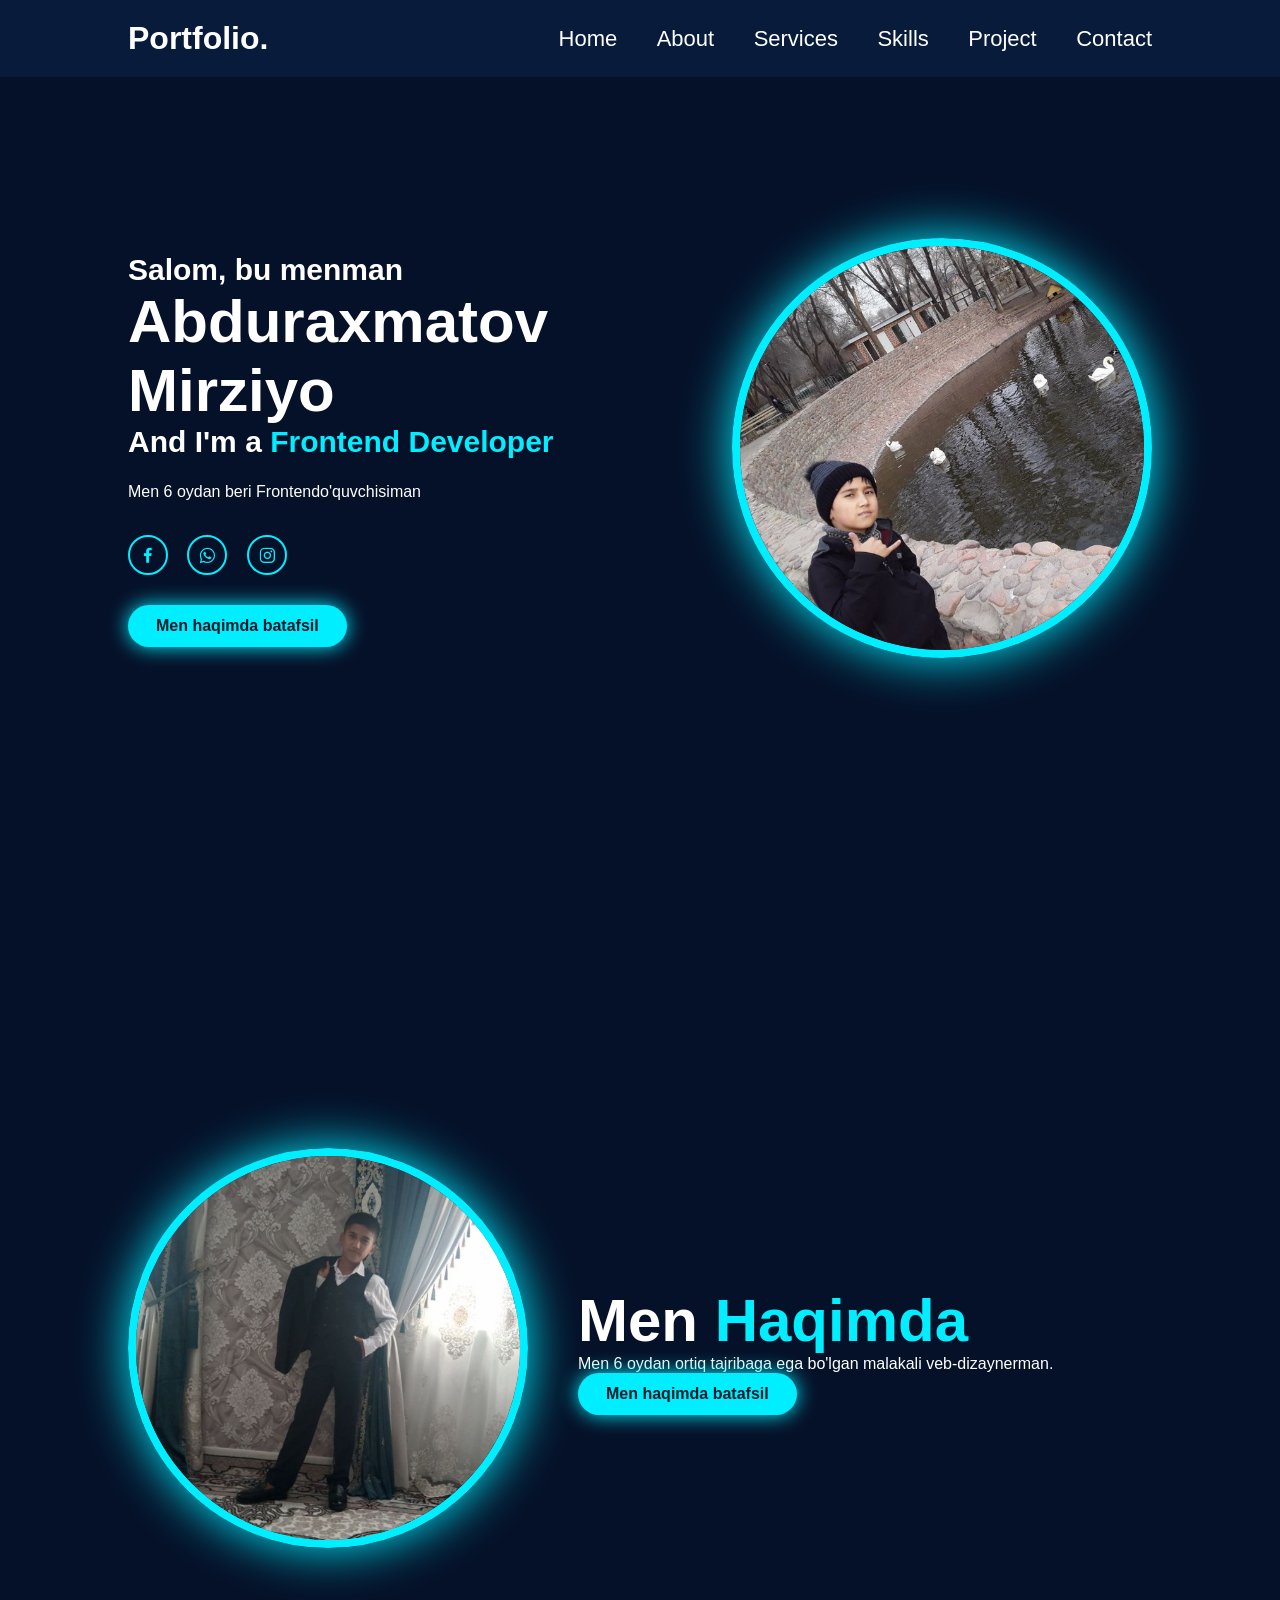
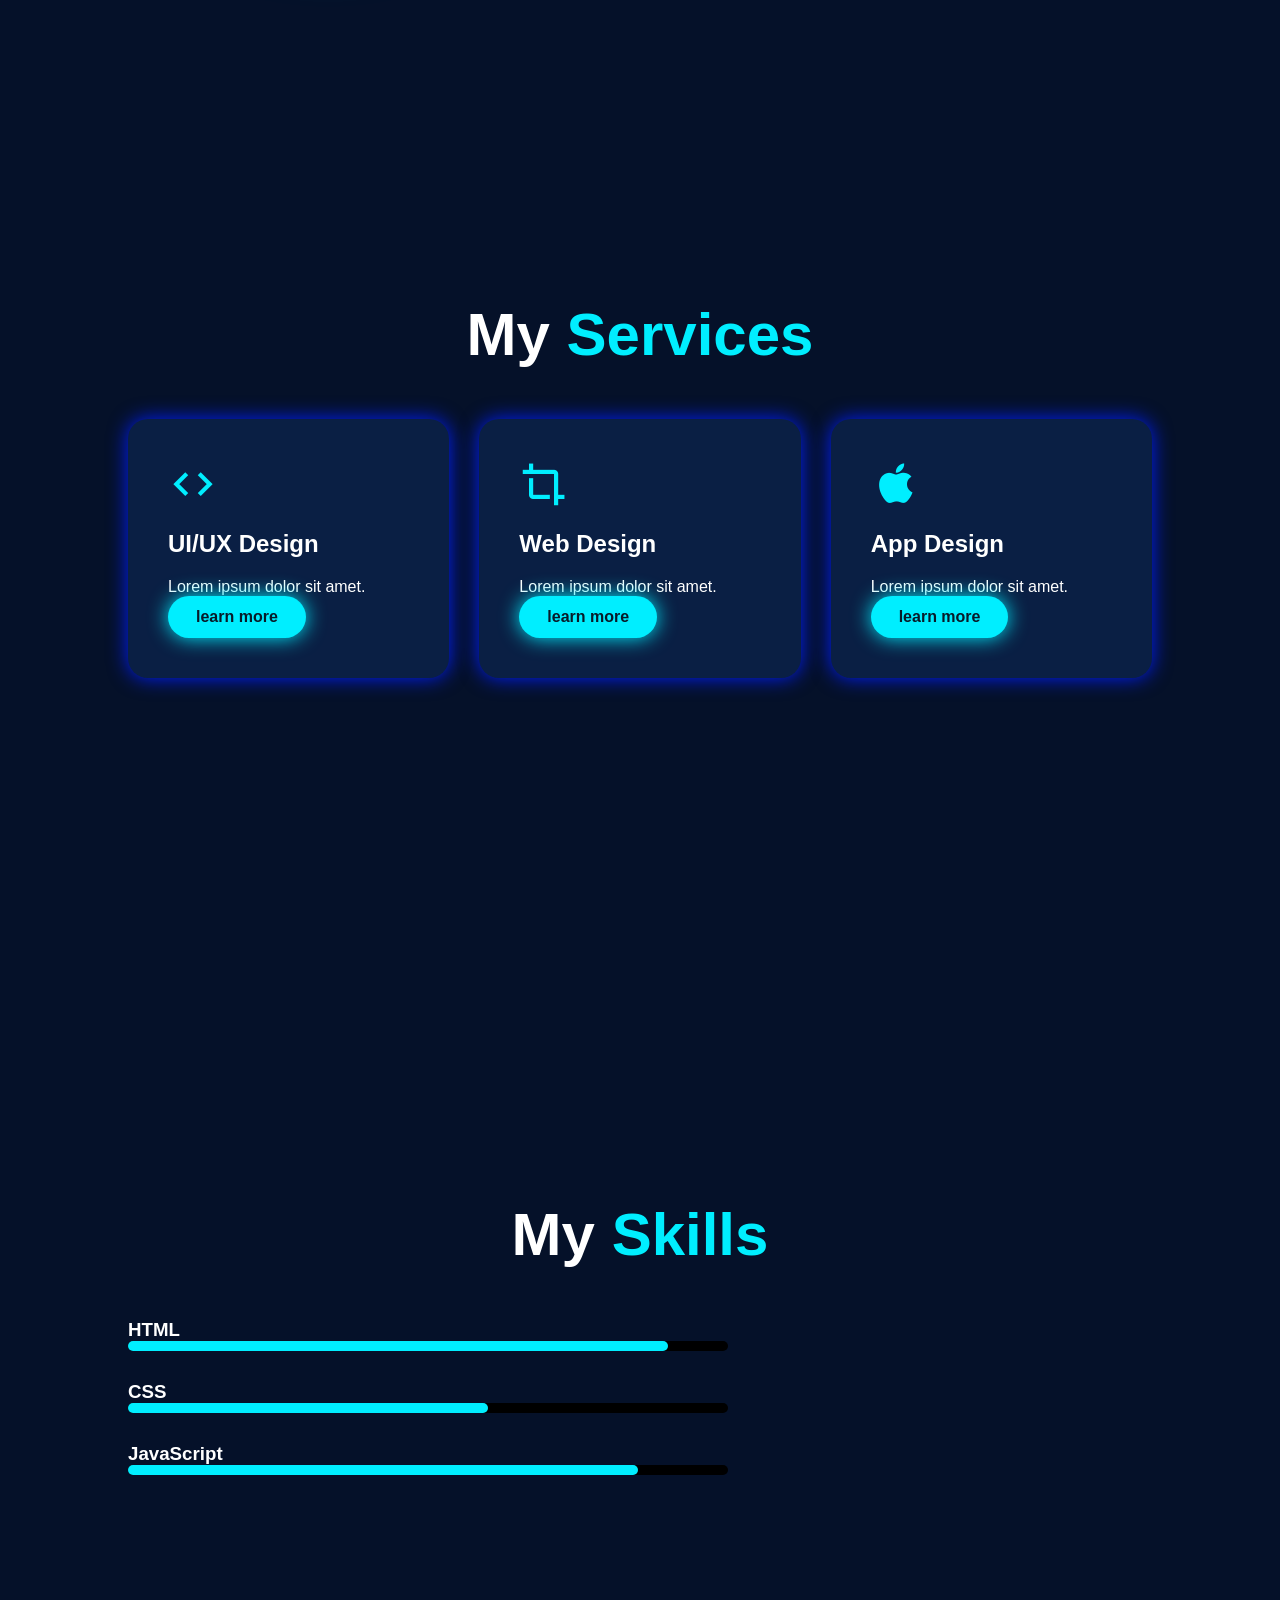
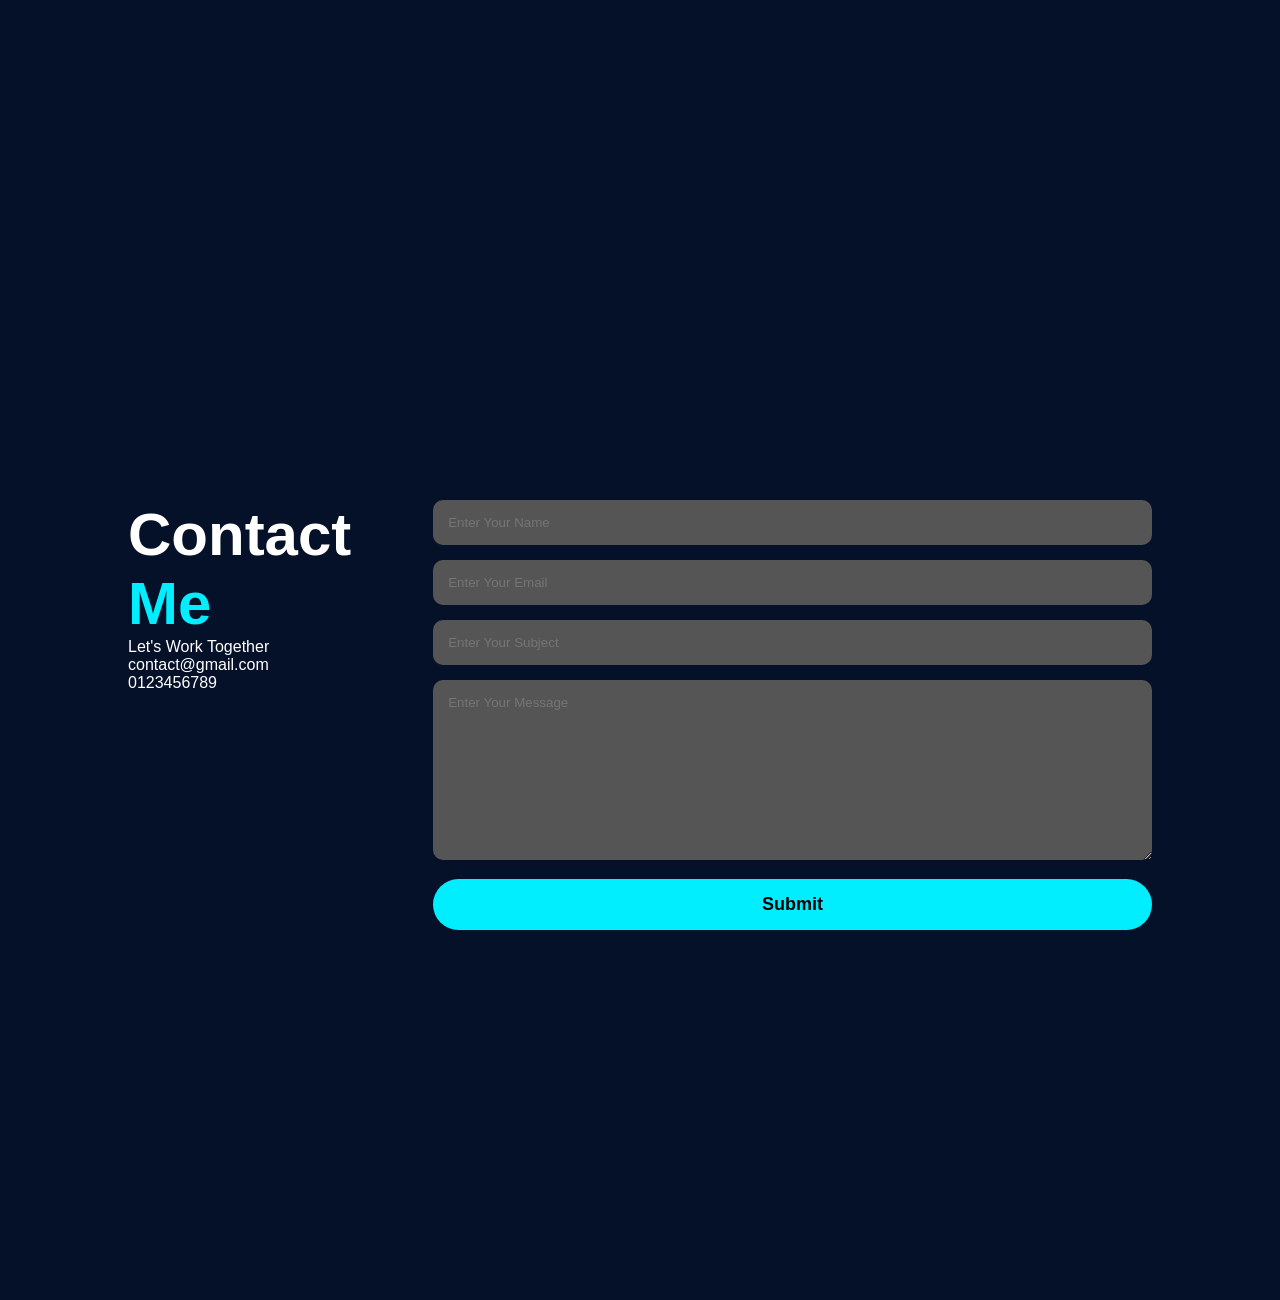
<file: vazifa.html>
<!DOCTYPE html>
<html lang="en">
<head>

<meta charset="UTF-8">
<meta name="viewport" content="width=device-width, initial-scale=1.0">

<title>Portfolio</title>

<link rel="stylesheet" href="vazifa.css">

<link href='https://unpkg.com/boxicons@2.1.4/css/boxicons.min.css' rel='stylesheet'>

</head>
<body>

<header class="header">

<a href="#" class="logo">Portfolio.</a>

<nav class="navbar">
<a href="#">Home</a>
<a href="#">About</a>
<a href="#">Services</a>
<a href="#">Skills</a>
<a href="#">Project</a>
<a href="#">Contact</a>
</nav>

</header>

<section class="home">

<div class="home-content">

<h3>Salom, bu menman</h3>

<h1>Abduraxmatov Mirziyo</h1>

<h3>And I'm a <span>Frontend Developer</span></h3>

<p>
Men 6 oydan beri Frontendo'quvchisiman 
</p>

<div class="social">
<a href="#"><i class='bx bxl-facebook'></i></a>
<a href="#"><i class='bx bxl-whatsapp'></i></a>
<a href="#"><i class='bx bxl-instagram'></i></a>
</div>

<a href="#" class="btn">Men haqimda batafsil</a>

</div>

<div class="home-img">
<img src="img.jpg">
</div>

</section>

<section class="about">

<div class="about-img">
<img src="men.jpg">
</div>

<div class="about-text">

<h2>Men  <span>Haqimda</span></h2>



<p>
Men 6 oydan ortiq tajribaga ega bo'lgan malakali veb-dizaynerman.
</p>

<a href="#" class="btn">
Men haqimda batafsil</a>

</div>

</section>

<section class="services">

<h1>My <span>Services</span></h1>

<div class="services-container">

<div class="service-box">

<i class='bx bx-code'></i>

<h2>UI/UX Design</h2>

<p>Lorem ipsum dolor sit amet.</p>

<a href="#" class="btn">learn more</a>

</div>

<div class="service-box">

<i class='bx bx-crop'></i>

<h2>Web Design</h2>

<p>Lorem ipsum dolor sit amet.</p>

<a href="#" class="btn">learn more</a>

</div>

<div class="service-box">

<i class='bx bxl-apple'></i>

<h2>App Design</h2>

<p>Lorem ipsum dolor sit amet.</p>

<a href="#" class="btn">learn more</a>

</div>

</div>

</section>

<section class="skills">

<h1>My <span>Skills</span></h1>

<div class="skill-bars">

<div class="bar">
<h3>HTML</h3>
<div class="progress"><div style="width:90%"></div></div>
</div>

<div class="bar">
<h3>CSS</h3>
<div class="progress"><div style="width:60%"></div></div>
</div>

<div class="bar">
<h3>JavaScript</h3>
<div class="progress"><div style="width:85%"></div></div>
</div>

</div>

</section>

<section class="contact">

<div class="contact-text">

<h2>Contact <span>Me</span></h2>

<p>Let's Work Together</p>

<p>contact@gmail.com</p>

<p>0123456789</p>

</div>

<div class="contact-form">

<form>

<input type="text" placeholder="Enter Your Name">

<input type="email" placeholder="Enter Your Email">

<input type="text" placeholder="Enter Your Subject">

<textarea rows="10" placeholder="Enter Your Message"></textarea>

<button type="submit">Submit</button>

</form>

</div>

</section>

</body>
</html>
</file>
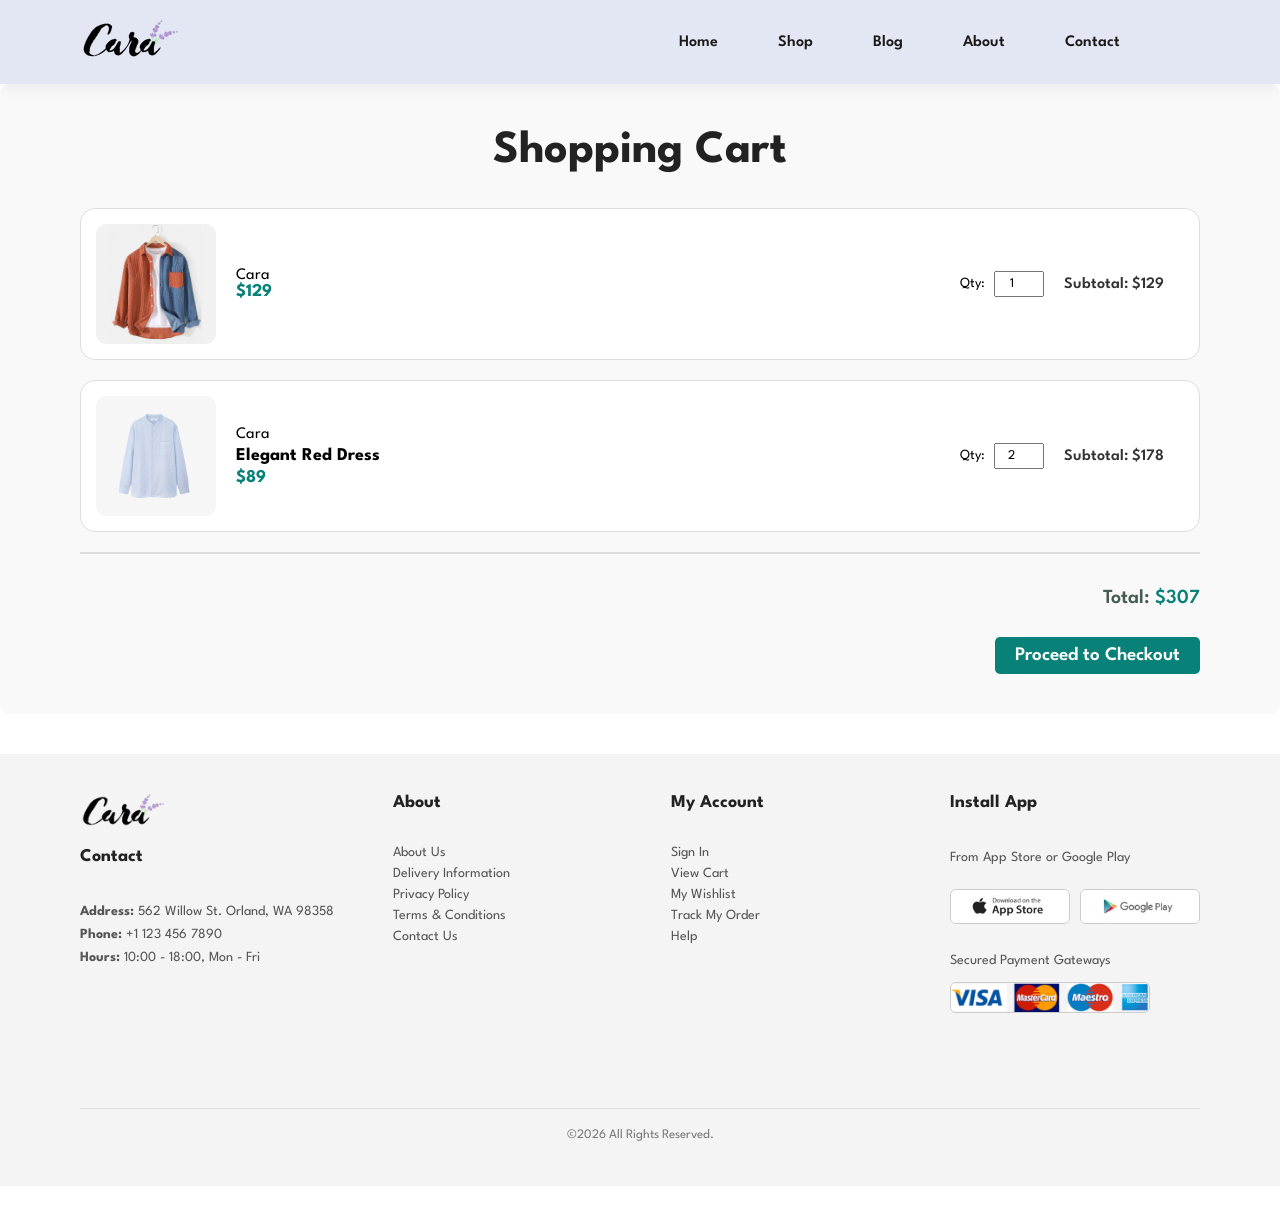
<file: subpages/cart.html>
<!DOCTYPE html>
<html lang="en">
<head>
    <meta charset="UTF-8">
    <meta http-equiv="X-UA-Compatible" content="IE=edge">
    <meta name="viewport" content="width=device-width, initial-scale=1.0">
    <title>Cart – Cara</title>
    <link rel="icon" href="../img/favicon.ico">
    <link rel="stylesheet" href="../cart.css">
    <link rel="stylesheet" href="../style.css">

</head>
<body>
    <!-- Header (re‑used from main page) -->
    <header id="Header">
        <a href="../index.html"><img src="../img/logo.png" alt="Cara" class="logo"></a>
        <div>
            <ul id="navbar">
                <li><a href="../index.html">Home</a></li>
                <li><a href="../index.html#feature">Shop</a></li>
                <li><a href="../index.html#product1">Blog</a></li>
                <li><a href="../index.html#banner">About</a></li>
                <li><a href="../index.html#sm-banner">Contact</a></li>
                <li class="lg-bag"><a href="cart.html"><i class="fa-solid fa-bag-shopping head-Cart"></i></a></li>
            </ul>
        </div>
        <div id="mobile">
                    <h5>Classic White Shirt</h5>
            <a href="cart.html"><i class="fa-solid fa-bag-shopping"></i></a>
            <i id="bar" class="fa-solid fa-bars"></i>
        </div>
    </header>

    <section id="cart" class="section-p1">
        <h2>Shopping Cart</h2>
        <div class="pro-container">
            <!-- Item 1 -->
            <article class="product-card men">
                <img src="../img/products/f6.jpg" alt="Product 1">
                <div class="des">
                    <span>Cara</span>
                    <h4>$129</h4>
                </div>
                <div class="quantity">
                    Qty: <input type="number" value="1" min="1" readonly>
                </div>
                <div class="subtotal">
                    Subtotal: $129
                </div>
                <a href="../subpages/sproduct.html" class="cart"><i class="fa-solid fa-xmark"></i></a>
            </article>
            <!-- Item 2 -->
            <article class="product-card women">
                <img src="../img/products/n1.jpg" alt="Product 2">
                <div class="des">
                    <span>Cara</span>
                    <h5>Elegant Red Dress</h5>
                    <h4>$89</h4>
                </div>
                <div class="quantity">
                    Qty: <input type="number" value="2" min="1" readonly>
                </div>
                <div class="subtotal">
                    Subtotal: $178
                </div>
                <a href="../subpages/sproduct.html" class="cart"><i class="fa-solid fa-xmark"></i></a>
            </article>
        </div>
        <div class="total-summary" style="margin-top:20px; text-align:right; font-size:1.2rem; font-weight:600;">
            <p>Total: <span>$307</span></p>
            <a href="checkout.html" class="normal" style="margin-top:10px; display:inline-block;">Proceed to Checkout</a>
        </div>
    </section>

    <!-- Footer (re‑used from main page) -->
    <footer id="footer" class="section-p1">
        <div class="col">
            <img src="../img/logo.png" alt="logo" class="logo">
            <h4>Contact</h4>
            <p><strong>Address:</strong> 562 Willow St. Orland, WA 98358</p>
            <p><strong>Phone:</strong> +1 123 456 7890</p>
            <p><strong>Hours:</strong> 10:00 - 18:00, Mon - Fri</p>
        </div>
        <div class="col">
            <h4>About</h4>
            <a href="#">About Us</a>
            <a href="#">Delivery Information</a>
            <a href="#">Privacy Policy</a>
            <a href="#">Terms &amp; Conditions</a>
            <a href="#">Contact Us</a>
        </div>
        <div class="col">
            <h4>My Account</h4>
            <a href="#">Sign In</a>
            <a href="cart.html">View Cart</a>
            <a href="#">My Wishlist</a>
            <a href="#">Track My Order</a>
            <a href="#">Help</a>
        </div>
        <div class="col install">
            <h4>Install App</h4>
            <p>From App Store or Google Play</p>
            <div class="row">
                <img src="../img/pay/app.jpg" alt="app">
                <img src="../img/pay/play.jpg" alt="play">
            </div>
            <p>Secured Payment Gateways</p>
            <img src="../img/pay/pay.png" alt="pay">
        </div>
        <div class="copyright">
            <p>©2026 All Rights Reserved.</p>
        </div>
    </footer>
</body>
</html>
</file>
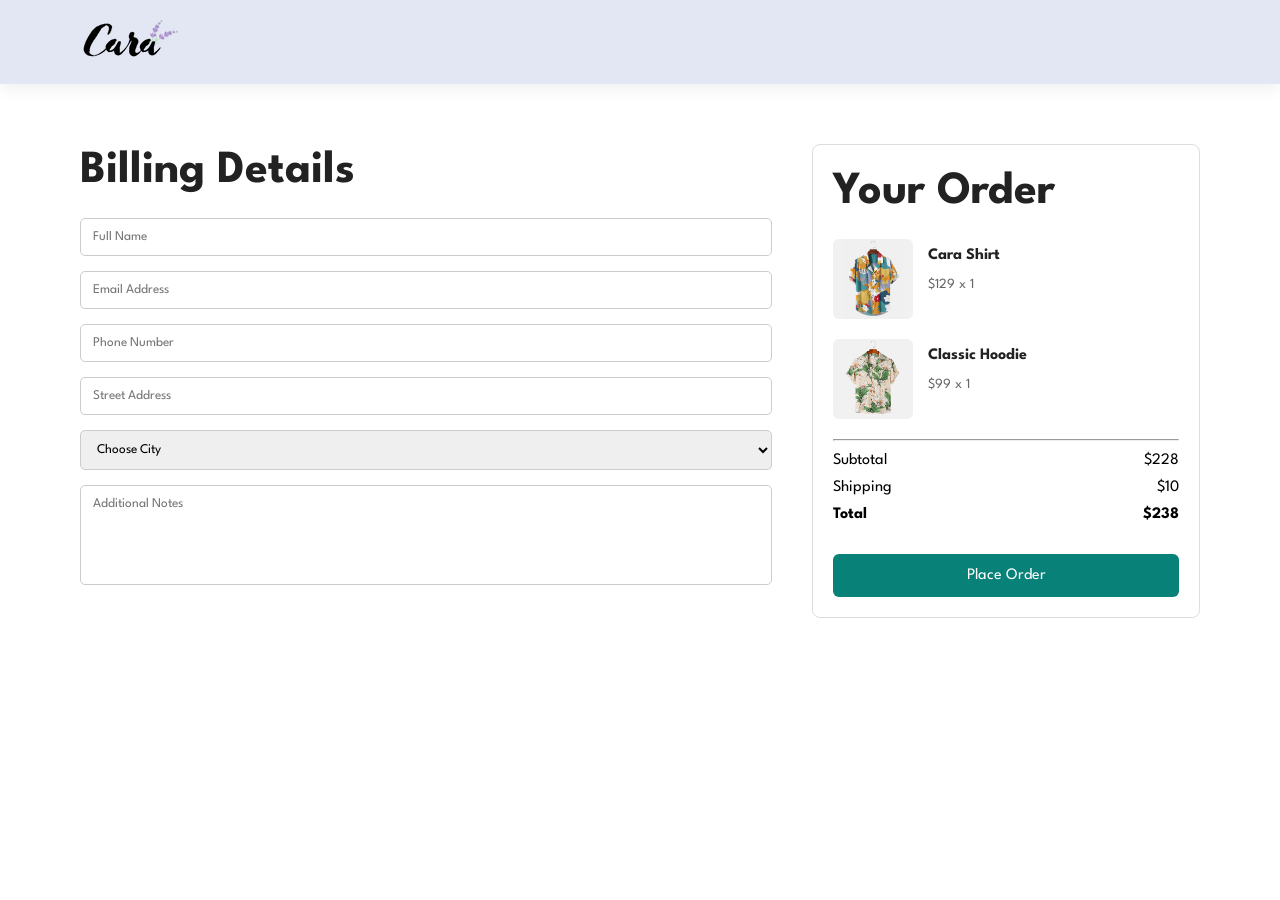
<file: subpages/checkout.html>
<!DOCTYPE html>
<html lang="en">

<head>
    <meta charset="UTF-8">
    <title>Checkout - Cara</title>
    <link rel="stylesheet" href="../style.css">

    <style>
        #checkout {
            display: flex;
            gap: 40px;
            padding: 60px 80px;
            flex-wrap: wrap;
        }

        .checkout-form {
            flex: 2;
            min-width: 300px;
        }

        .checkout-form h2,
        .order-summary h2 {
            margin-bottom: 20px;
            color: #222;
        }

        .checkout-form input,
        .checkout-form textarea,
        .checkout-form select {
            width: 100%;
            padding: 12px;
            margin-bottom: 15px;
            border: 1px solid #ccc;
            outline: none;
            border-radius: 5px;
        }

        .checkout-form textarea {
            resize: none;
            height: 100px;
        }

        .order-summary {
            flex: 1;
            min-width: 280px;
            border: 1px solid #ddd;
            padding: 20px;
            border-radius: 8px;
            height: fit-content;
        }

        .product-box {
            display: flex;
            gap: 15px;
            margin-bottom: 20px;
            align-items: center;
        }

        .product-box img {
            width: 80px;
            border-radius: 6px;
        }

        .product-info h4 {
            margin-bottom: 5px;
            font-size: 16px;
        }

        .product-info p {
            color: #666;
            font-size: 14px;
        }

        .summary-row {
            display: flex;
            justify-content: space-between;
            margin: 12px 0;
        }

        .checkout-btn {
            width: 100%;
            padding: 14px;
            background: #088178;
            color: #fff;
            border: none;
            border-radius: 6px;
            cursor: pointer;
            margin-top: 20px;
            font-size: 16px;
        }

        .checkout-btn:hover {
            background: #066b63;
        }

        @media (max-width: 768px) {
            #checkout {
                padding: 40px 20px;
                flex-direction: column;
            }
        }
        /* ================= RESPONSIVE ================= */

/* Tablet */
@media (max-width: 992px) {

    #checkout {
        padding: 50px 40px;
        gap: 30px;
    }

    .checkout-form,
    .order-summary {
        min-width: 100%;
    }

    .order-summary {
        margin-top: 20px;
    }

    .checkout-form h2,
    .order-summary h2 {
        font-size: 28px;
    }
}


/* Mobile */
@media (max-width: 768px) {

    #checkout {
        flex-direction: column;
        padding: 40px 20px;
        gap: 25px;
    }

    .checkout-form input,
    .checkout-form textarea,
    .checkout-form select {
        padding: 10px;
        font-size: 14px;
    }

    .product-box {
        gap: 12px;
    }

    .product-box img {
        width: 70px;
    }

    .product-info h4 {
        font-size: 15px;
    }

    .product-info p {
        font-size: 13px;
    }

    .summary-row {
        font-size: 14px;
    }

    .checkout-btn {
        padding: 12px;
        font-size: 15px;
    }
}


/* Small Mobile */
@media (max-width: 480px) {

    #checkout {
        padding: 30px 15px;
    }

    .checkout-form h2,
    .order-summary h2 {
        font-size: 22px;
    }

    .checkout-form input,
    .checkout-form textarea,
    .checkout-form select {
        font-size: 13px;
    }

    .product-box {
        flex-direction: column;
        align-items: flex-start;
    }

    .product-box img {
        width: 100%;
        max-width: 120px;
    }

    .checkout-btn {
        font-size: 14px;
    }
}
    </style>
</head>

<body>

    <!-- HEADER -->
    <header id="Header">
        <a href="../index.html">
            <img src="../img/logo.png" alt="Cara" class="logo">
        </a>
    </header>

    <!-- CHECKOUT -->
    <section id="checkout">

        <!-- LEFT -->
        <div class="checkout-form">
            <h2>Billing Details</h2>

            <input type="text" placeholder="Full Name">
            <input type="email" placeholder="Email Address">
            <input type="text" placeholder="Phone Number">
            <input type="text" placeholder="Street Address">

            <select>
                <option>Choose City</option>
                <option>Tashkent</option>
                <option>Samarkand</option>
                <option>Bukhara</option>
            </select>

            <textarea placeholder="Additional Notes"></textarea>
        </div>

        <!-- RIGHT -->
        <div class="order-summary">
            <h2>Your Order</h2>

            <div class="product-box">
                <img src="../img/products/f1.jpg" alt="">
                <div class="product-info">
                    <h4>Cara Shirt</h4>
                    <p>$129 x 1</p>
                </div>
            </div>

            <div class="product-box">
                <img src="../img/products/f2.jpg" alt="">
                <div class="product-info">
                    <h4>Classic Hoodie</h4>
                    <p>$99 x 1</p>
                </div>
            </div>

            <hr>

            <div class="summary-row">
                <span>Subtotal</span>
                <span>$228</span>
            </div>

            <div class="summary-row">
                <span>Shipping</span>
                <span>$10</span>
            </div>

            <div class="summary-row">
                <strong>Total</strong>
                <strong>$238</strong>
            </div>

            <button class="checkout-btn">
                Place Order
            </button>
        </div>

    </section>

</body>

</html>
</file>
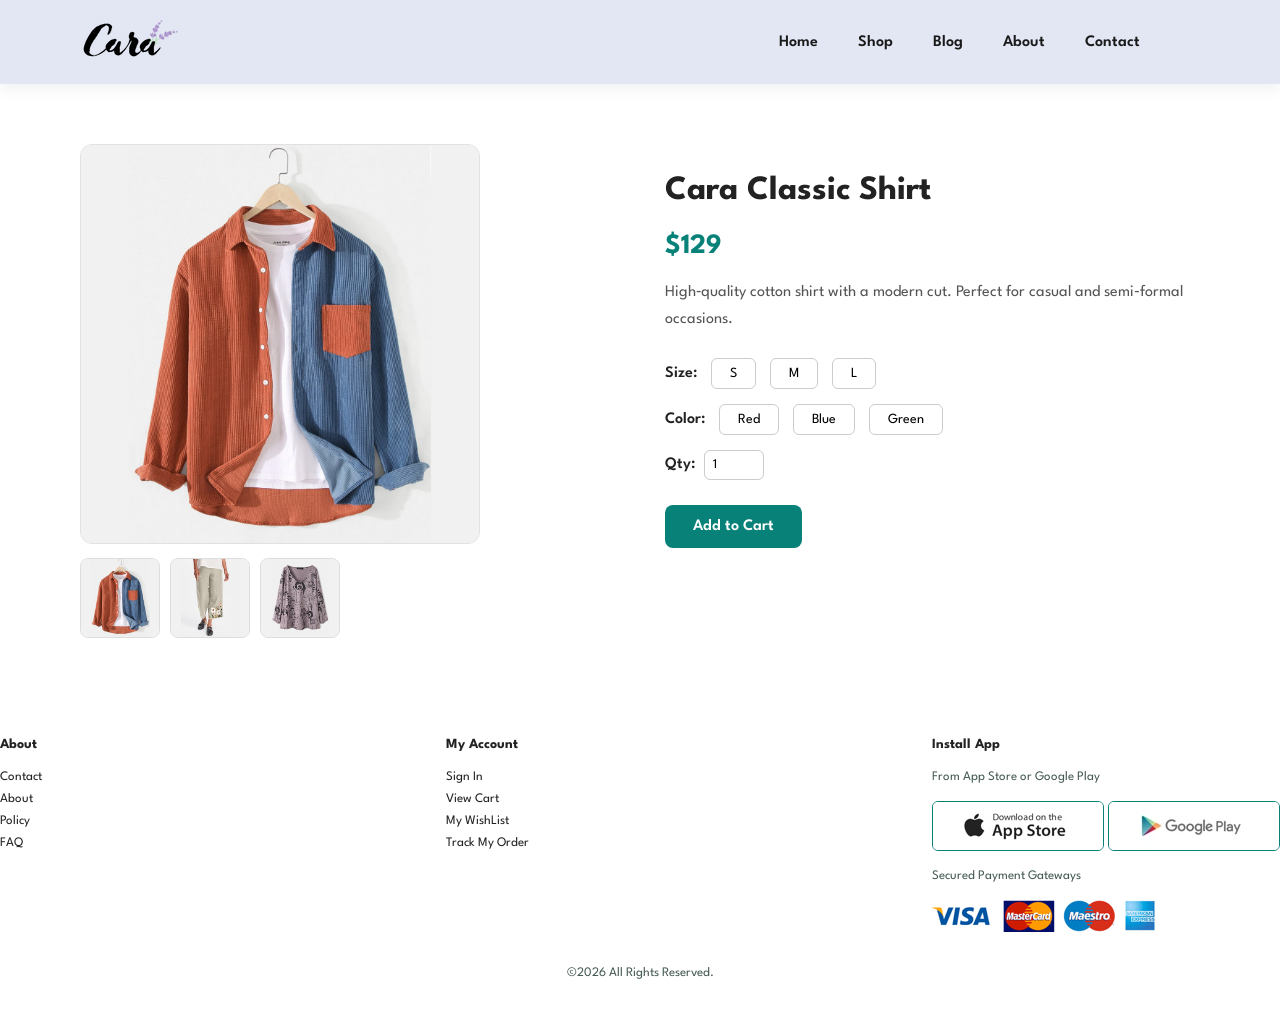
<file: subpages/sproduct.html>
<!DOCTYPE html>
<html lang="en">

<head>
    <meta charset="UTF-8">
    <title>Product Detail - Cara</title>
    <link rel="stylesheet" href="../style.css">
    <link rel="stylesheet" href="products.css">
</head>

<body>
    <!-- Header (same as main) -->
    <header id="Header">
        <a href="../index.html"><img src="../img/logo.png" alt="Cara" class="logo"></a>
        <div>
            <ul id="navbar">
                <li><a href="../index.html">Home</a></li>
                <li><a href="../index.html#feature">Shop</a></li>
                <li><a href="../index.html#product1">Blog</a></li>
                <li><a href="../index.html#banner">About</a></li>
                <li><a href="../index.html#sm-banner">Contact</a></li>
                <li class="lg-bag"><a href="cart.html"><i class="fa-solid fa-bag-shopping head-Cart"></i></a></li>
            </ul>
        </div>
        <div id="mobile">
            <a href="cart.html"><i class="fa-solid fa-bag-shopping"></i></a>
            <i id="bar" class="fa-solid fa-bars"></i>
        </div>
    </header>

    <section id="product-detail" class="section-p1">
        <div class="detail-gallery">
            <img src="../img/products/f6.jpg" id="mainImg" alt="Product Image" style="width:100%; max-width:400px;">
            <div class="thumbs" style="display:flex; gap:10px; margin-top:10px;">
                <img src="../img/products/f6.jpg" class="thumb" style="width:80px; cursor:pointer;"
                    onclick="document.getElementById('mainImg').src=this.src;">
                <img src="../img/products/f7.jpg" class="thumb" style="width:80px; cursor:pointer;"
                    onclick="document.getElementById('mainImg').src=this.src;">
                <img src="../img/products/f8.jpg" class="thumb" style="width:80px; cursor:pointer;"
                    onclick="document.getElementById('mainImg').src=this.src;">
            </div>
        </div>
        <div class="detail-info" style="margin-top:20px;">
            <h2>Cara Classic Shirt</h2>
            <h4>$129</h4>
            <p>High‑quality cotton shirt with a modern cut. Perfect for casual and semi‑formal occasions.</p>
            <div class="size" style="margin:15px 0;">
                <span>Size:</span>
                <input type="radio" name="size" id="sizeS"><label for="sizeS">S</label>
                <input type="radio" name="size" id="sizeM"><label for="sizeM">M</label>
                <input type="radio" name="size" id="sizeL"><label for="sizeL">L</label>
            </div>
            <div class="color" style="margin:15px 0;">
                <span>Color:</span>
                <input type="radio" name="color" id="colorRed"><label for="colorRed">Red</label>
                <input type="radio" name="color" id="colorBlue"><label for="colorBlue">Blue</label>
                <input type="radio" name="color" id="colorGreen"><label for="colorGreen">Green</label>
            </div>
            <div class="quantity" style="margin:15px 0;">
                <label for="qty">Qty:</label>
                <input type="number" id="qty" min="1" value="1" style="width:60px; margin-left:5px;">
            </div>
            <a href="cart.html" class="normal" style="display:inline-block; margin-top:10px;">Add to Cart</a>
        </div>
    </section>

    <!-- Simple footer copy from main page -->
    <footer id="footer">
        <div class="col">
            <h4>About</h4>
            <a href="#">Contact</a>
            <a href="#">About</a>
            <a href="#">Policy</a>
            <a href="#">FAQ</a>
        </div>
        <div class="col">
            <h4>My Account </h4>
            <a href="#newsLetter">Sign In</a>
            <a href="cart.html">View Cart</a>
            <a href="#">My WishList</a>
            <a href="#">Track My Order</a>
        </div>
        <div class="col install">
            <h4>Install App</h4>
            <p>From App Store or Google Play</p>
            <div class="row">
                <img src="../img/pay/app.jpg" alt="app">
                <img src="../img/pay/play.jpg" alt="play">
            </div>
            <p>Secured Payment Gateways</p>
            <img src="../img/pay/pay.png" alt="pay">
        </div>
        <div class="copyright">
            <p>©2026 All Rights Reserved.</p>
        </div>
    </footer>
</body>

</html>
</file>
<file: vazifa.css>
*{
margin:0;
padding:0;
box-sizing:border-box;
font-family:sans-serif;
scroll-behavior:smooth;
}

body{
background:#051129;
color:#fff;
}

.header{
position:fixed;
top:0;
left:0;
width:100%;
padding:20px 10%;
background:#081b3a;
display:flex;
justify-content:space-between;
align-items:center;
z-index:100;
}

.logo{
font-size:32px;
color:#fff;
text-decoration:none;
font-weight:bold;
}

.navbar a{
color:#fff;
text-decoration:none;
margin-left:35px;
font-size:22px;
transition:.3s;
}

.navbar a:hover{
color:#0ef;
}

section{
min-height:100vh;
padding:100px 10%;
}

.home{
display:flex;
justify-content:space-between;
align-items:center;
}

.home-content h1{
font-size:60px;
}

.home-content h3{
font-size:30px;
}

.home-content span{
color:#0ef;
}

.home-content p{
margin-top:20px;
width:500px;
line-height:1.6;
}

.home-img img{
width:420px;
border-radius:50%;
border:8px solid #0ef;
box-shadow:0 0 50px #0ef;
}

.social a{
display:inline-flex;
justify-content:center;
align-items:center;
width:40px;
height:40px;
border:2px solid #0ef;
border-radius:50%;
color:#0ef;
text-decoration:none;
margin:30px 15px 30px 0;
font-size:20px;
}

.btn{
display:inline-block;
padding:12px 28px;
background:#0ef;
border-radius:40px;
color:#081b29;
text-decoration:none;
font-weight:bold;
box-shadow:0 0 20px #0ef;
}

.about{
display:flex;
align-items:center;
gap:50px;
}

.about-img img{
width:400px;
border-radius:50%;
border:8px solid #0ef;
box-shadow:0 0 50px #0ef;
}

.about-text h2{
font-size:60px;
}

.about-text span{
color:#0ef;
}

.about-text h4{
font-size:30px;
margin:20px 0;
}

.services h1,
.skills h1{
text-align:center;
font-size:60px;
margin-bottom:50px;
}

.services span,
.skills span{
color:#0ef;
}

.services-container{
display:grid;
grid-template-columns:repeat(3,1fr);
gap:30px;
}

.service-box{
background:#0a1f44;
padding:40px;
border-radius:20px;
box-shadow:0 0 20px #001eff;
}

.service-box i{
font-size:50px;
color:#0ef;
}

.service-box h2{
margin:20px 0;
}

.skill-bars{
width:600px;
}

.bar{
margin:30px 0;
}

.progress{
width:100%;
height:10px;
background:#000;
border-radius:10px;
}

.progress div{
height:10px;
background:#0ef;
border-radius:10px;
}

.contact{
display:flex;
justify-content:space-between;
gap:50px;
}

.contact h2{
font-size:60px;
}

.contact span{
color:#0ef;
}

.contact-form form input,
.contact-form form textarea{
width:100%;
padding:15px;
margin-bottom:15px;
background:#555;
border:none;
border-radius:10px;
color:#fff;
}

.contact-form button{
width:100%;
padding:15px;
background:#0ef;
border:none;
border-radius:40px;
font-size:18px;
font-weight:bold;
}
</file>
<file: cart.css>
/* HEADER */
#Header {
  display: flex;
  align-items: center;
  justify-content: space-between;
  padding: 20px 80px;
  background: #E3E6F3;
  position: sticky;
  top: 0;
  z-index: 999;
}

/* NAVBAR */
#navbar {
  display: flex;
  gap: 20px;
  list-style: none;
}

#navbar li a {
  text-decoration: none;
  font-weight: 600;
  color: #1a1a1a;
  transition: 0.3s;
}

#navbar li a:hover {
  color: #088178;
}

/* HIDE CHECKBOX */
#menu-toggle {
  display: none;
}

/* HAMBURGER */
#menu-btn {
  display: none;
  font-size: 24px;
  cursor: pointer;
}

/* MOBILE */
@media (max-width: 799px) {

  #menu-btn {
    display: block;
  }

  #navbar {
    position: fixed;
    top: 0;
    right: -100%;
    height: 100vh;
    width: 250px;
    background: #E3E6F3;
    flex-direction: column;
    padding: 80px 20px;
    transition: 0.3s;
  }

  /* MAGIC (JS o‘rniga) */
  #menu-toggle:checked ~ #navbar {
    right: 0;
  }

  #navbar li {
    margin-bottom: 20px;
  }
}
/* CART SECTION */
#cart {
    background-color: #f9f9f9;
    border-radius: 10px;
}

#cart h2 {
    text-align: center;
    margin-bottom: 30px;
}

/* PRODUCT CONTAINER */
#cart .pro-container {
    display: flex;
    flex-direction: column;
    gap: 20px;
}

/* PRODUCT CARD */
#cart .product-card {
    display: flex;
    align-items: center;
    gap: 20px;
    border: 1px solid #ddd;
    border-radius: 15px;
    padding: 15px;
    background: #fff;
    transition: 0.3s ease;
}

#cart .product-card:hover {
    box-shadow: 0 5px 20px rgba(0,0,0,0.1);
}

/* IMAGE */
#cart .product-card img {
    width: 120px;
    height: 120px;
    object-fit: cover;
    border-radius: 10px;
}

/* DESCRIPTION */
#cart .des {
    flex: 1;
}

#cart .des h5 {
    font-size: 18px;
    margin: 5px 0;
}

#cart .des h4 {
    color: #088178;
    font-size: 18px;
}

/* QUANTITY */
#cart .quantity {
    font-size: 14px;
}

#cart .quantity input {
    width: 50px;
    padding: 5px;
    margin-left: 5px;
    text-align: center;
}

/* SUBTOTAL */
#cart .subtotal {
    font-weight: 600;
    color: #333;
}

/* REMOVE BUTTON */
#cart .cart {
    color: red;
    font-size: 20px;
    cursor: pointer;
    transition: 0.3s;
}

#cart .cart:hover {
    transform: scale(1.2);
}

/* TOTAL */
.total-summary {
    border-top: 2px solid #ddd;
    padding-top: 20px;
}

.total-summary p {
    font-size: 20px;
}

.total-summary span {
    color: #088178;
}

/* BUTTON */
.total-summary .normal {
    background: #088178;
    color: #fff;
    padding: 10px 20px;
    border-radius: 5px;
    text-decoration: none;
    transition: 0.3s;
}

.total-summary .normal:hover {
    background: #065f5b;
}

/* RESPONSIVE */
@media (max-width: 768px) {
    #cart .product-card {
        flex-direction: column;
        align-items: flex-start;
    }

    #cart .product-card img {
        width: 100%;
        height: auto;
    }
}
/* FOOTER */
#footer {
    background: #f4f4f4;
    display: flex;
    flex-wrap: wrap;
    justify-content: space-between;
    padding: 40px 80px;
    gap: 30px;
}

/* COLUMN */
#footer .col {
    display: flex;
    flex-direction: column;
    min-width: 220px;
}

/* LOGO */
#footer .logo {
    width: 120px;
    margin-bottom: 20px;
}

/* HEADINGS */
#footer h4 {
    font-size: 18px;
    margin-bottom: 15px;
    color: #222;
}

/* TEXT */
#footer p {
    font-size: 14px;
    margin: 5px 0;
    color: #555;
}

/* LINKS */
#footer a {
    text-decoration: none;
    color: #555;
    font-size: 14px;
    margin-bottom: 8px;
    transition: 0.3s;
}

#footer a:hover {
    color: #088178;
    padding-left: 5px;
}

/* INSTALL IMAGES */
#footer .install .row {
    display: flex;
    gap: 10px;
    margin: 10px 0;
}

#footer .install img {
    width: 120px;
    border-radius: 6px;
    border: 1px solid #ccc;
    cursor: pointer;
}

/* PAYMENT IMAGE */
#footer .install > img {
    width: 200px;
    margin-top: 10px;
}

/* COPYRIGHT */
#footer .copyright {
    width: 100%;
    text-align: center;
    border-top: 1px solid #ddd;
    margin-top: 30px;
    padding-top: 15px;
}

#footer .copyright p {
    font-size: 13px;
    color: #777;
}

/* RESPONSIVE */
@media (max-width: 799px) {
    #footer {
        padding: 30px 20px;
    }

    #footer .col {
        width: 100%;
    }
}
</file>
<file: style.css>
@import url("https://fonts.googleapis.com/css2?family=Spartan:wght@100;200;300;400;500;600;700;800;900&display=swap");

::-webkit-scrollbar {
  width: 12px;
}


::-webkit-scrollbar-thumb {
  background-color: #E3E6F3;
  border-radius: 4px;
}

* {
  margin: 0;
  padding: 0;
  box-sizing: border-box;
  font-family: "Spartan", sans-serif;
}
#hero{
  background-image: url(img/hero4.png);
  height: 90vh;
  width: 100%;
}

html {
  scroll-behavior: smooth;
}


h1 {
  font-size: 3.125rem;
  line-height: 4rem;
  color: #222;
}

h2 {
  font-size: 2.875rem;
  line-height: 3.375rem;
  color: #222;
}

h4 {
  font-size: 1.5rem;
  color: #222;
}

h6 {
  font-weight: 700;
  font-size: 12px;
}

p {
  font-size: 16px;
  color: #465b52;
  margin: 15px 0 20px 0;
}

.section-p1 {
  padding: 40px 80px;
}

.section-m1 {
  margin: 40px 0;
}

button.normal {
  font-size: 14px;
  font-weight: 600;
  padding: 15px 30px;
  color: #000;
  background-color: #fff;
  border-radius: 5px;
  cursor: pointer;
  border: none;
  outline: none;
  transition: all 0.3s ease;
}

button.white {
  font-size: 13px;
  font-weight: 600;
  padding: 11px 18px;
  color: #ffffff;
  background-color: transparent;
  cursor: pointer;
  border: 1px solid white;
  outline: none;
  transition: all 0.3s ease;
}

body {
  width: 100%;
}


#Header{
  display: flex;
  align-items: center;
  justify-content: space-between;
  padding: 20px 80px;
  background-color: #E3E6F3;
  box-shadow: 0 5px 15px rgba(0, 0, 0, 0.06);
  z-index: 999;
  position: sticky;
  top: 0;
  left: 0;
}

#navbar {
  display: flex;
  align-items: center;
  justify-content: center;
}

#navbar li {
  list-style: none;
  padding: 0 20px;
  position: relative;
}

#navbar li a {
  cursor: pointer;
  text-decoration: none;
  font-size: 1rem;
  font-weight: 600;
  color: #1a1a1a;
  transition: 0.3s ease;
}

.head-Cart{
  font-size: 1.3rem;
}

#navbar li a:hover,
#navbar li a.active {
  color: #088178;
}

#navbar li a:hover::after,
#navbar li a.active::after {
  content: "";
  width: 30%;
  height: 2px;
  background-color: #088178;
  position: absolute;
  bottom: -4px;
  left: 20px;
}


#mobile {
  display: none;
  align-items: center;
}

#Close {
  display: none;
}



#img-slider{
  background: url(img/hero.png) no-repeat right / contain;
  height: 100vh;
  width: 100%;
  display: flex;
  justify-content: center;
  align-items: center;
  position: relative;
  overflow: hidden;
}

#img-slider .slide{
  z-index: 1;
  position: absolute;
  width: 100%;
  clip-path: circle(0% at 0 50%);
}

#img-slider .slide.active{
  clip-path: circle(150% at 0 50%);
  transition: 2s;
  transition-property: clip-path;
}

#img-slider .slide img{
  z-index: 1;
  width: 100vw;
  height: 110vh;
  border-radius: 5px;
  object-fit: cover;
  position: relative;
  object-fit: cover; 
  object-position: top 25% right ;
  margin-top: 100px;
}


#img-slider .slide .info {
  z-index: 2;
  display: flex;
  flex-direction: column;
  align-items: flex-start;
  justify-content: center;
  position: absolute;
  object-position: cover;
  top: 50%; 
  transform: translateY(-50%);
  padding: 0 80px;
}

.select-none{
  user-select: none;
}

#img-slider .slide .info h4 {
  padding-bottom: 15px;
}

#img-slider .slide .info h1 {
  color: #088178;
}

#img-slider .slide .info button {
  background: url(../img/button.png);
  background-color: transparent;
  color: #088178;
  border: 0;
  padding: 14px 80px 14px 65px;
  background-repeat: no-repeat;
  cursor: pointer;
  font-weight: 700;
  font-size: 15px;
}

#img-slider .slide-navigation{
  z-index: 99;
  position: absolute;
  display: flex;
  bottom: 30px;
  left: 50%;
  transform: translateX(-50%);
}

#img-slider .slide-navigation .btn{
  background: #1c1c1cba;
  width: 12px;
  height: 12px;
  margin: 10px;
  border-radius: 50%;
  cursor: pointer;
}

#img-slider .slide-navigation .btn.active{
  background: #088178;
  box-shadow: 0 0 2px rgba(0, 0, 0, 0.5);
}


#feature {
  display: flex;
  align-items: center;
  justify-content: space-between;
  flex-wrap: wrap;
}

#feature .fe-box {
  width: 180px;
  text-align: center;
  padding: 25px 15px;
  box-shadow: 20px 20px 34px rgba(0, 0, 0, 0.03);
  border: 1px solid #cce7d0;
  border-radius: 4px;
  margin: 15px 0;
  cursor: pointer;
}

#feature .fe-box:hover {
  box-shadow: 10px 10px 54px rgba(70, 62, 221, 0.1);
}

#feature .fe-box img {
  width: 100%;
  margin-bottom: 10px;
}

.fe-box h6 {
  display: inline-block;
  padding: 9px 8px 6px 8px;
  line-height: 1;
  border-radius: 4px;
  color: #088178;
  background-color: #fddde4;
}

#feature .fe-box:nth-child(2) h6 {
  background-color: #cdebbc;
}

#feature .fe-box:nth-child(3) h6 {
  background-color: #d1e8f2;
}

#feature .fe-box:nth-child(4) h6 {
  background-color: #f6dbf6;
}

#feature .fe-box:nth-child(5) h6 {
  background-color: #cdd4f8;
}

#feature .fe-box:nth-child(6) h6 {
  background-color: #fff2e5;
}



#product1 {
  text-align: center;
}

#product1 .pro-container {
  padding: 20px;
  width: 100%;
  display: flex;
  flex-direction: row;
  justify-content: space-between;
  align-items: center;
  flex-wrap: wrap;
}

#product1 .pro {
  width: 23%;
  min-width: 250px;
  padding: 10px 12px;
  border: 1px solid #cce7d0;
  border-radius: 25px;
  cursor: pointer;
  box-shadow: 20px 20px 30px rgba(0, 0, 0, 0.02);
  margin: 15px 0;
  transition: all 0.3s ease;
  position: relative;
}


#product1 .pro:hover {
  box-shadow: 20px 20px 30px rgba(0, 0, 0, 0.06);
}

#product1 .pro img {
  width: 100%;
  border-radius: 20px;
}

#product1 .pro .des {
  text-align: start;
  padding: 10px 0;
}

#product1 .pro .des span {
  color: #606063;
  font-size: 12px;
}

#product1 .pro .des h5 {
  padding-top: 7px;
  color: #1a1a1a;
  font-size: 14px;
}

#product1 .pro .des i {
  font-size: 12px;
  color: rgb(243, 181, 25);
}

#product1 .pro .des h4 {
  padding-top: 7px;
  font-size: 15px;
  font-weight: 700;
  color: #088178;
}

#product1 .pro .cart {
  width: 40px;
  height: 40px;
  line-height: 40px;
  border-radius: 50px;
  background-color: #e8f6ea;
  font-weight: 500;
  color: #088178;
  position: absolute;
  bottom: 20px;
  right: 15px;
}


#banner {
  display: flex;
  flex-direction: column;
  justify-content: center;
  align-items: center;
  text-align: center;
  background: url(../img/banner/b2.jpg);
  width: 100%;
  height: 40vh;
  background-size: cover;
  background-position: center;
}

#banner h4 {
  color: white;
  font-size: 16px;
}

#banner h2 {
  color: white;
  font-size: 30px;
  padding: 10px 0;
}

#banner h2 span {
  color: #ef3636;
}

#banner button:hover {
  background-color: #088178;
  color: #fff;
}

#sm-banner {
  display: flex;
  justify-content: space-around;
  flex-wrap: wrap;
}

#sm-banner .bannner-box {
  display: flex;
  flex-direction: column;
  justify-content: center;
  align-items: flex-start;
  background: url(../img/banner/b17.jpg);
  min-width: 47%;
  height: 50vh;
  background-size: cover;
  background-position: center;
  padding: 30px;
}

#sm-banner .bannner-box h4 {
  color: white;
  font-size: 20px;
  font-weight: 300;
}

#sm-banner .bannner-box h2 {
  color: white;
  font-size: 28px;
  font-weight: 800;
}

#sm-banner span {
  color: white;
  font-size: 14px;
  font-weight: 500;
  padding-bottom: 15px;
}

#sm-banner .bannner-box:hover button {
  background-color: #088178;
  border: 1px solid #088178;
}

#sm-banner .bannner-box:nth-child(2) {
  background: url(../img/banner/b10.jpg);
}

#banner3 {
  display: flex;
  flex-direction: row;
  justify-content: space-around;
  flex-wrap: wrap;
  padding: 0 80px;
}

#banner3 .banner-box {
  display: flex;
  flex-direction: column;
  justify-content: center;
  align-items: flex-start;
  background: url(../img/banner/b7.jpg);
  min-width: 30%;
  height: 30vh;
  background-size: cover;
  background-position: center;
  padding: 20px;
  margin-bottom: 20px;
}

#banner3 h4 {
  color: white;
  font-weight: 900;
  font-size: 22px;
}

#banner3 h3 {
  color: #ec544e;
  font-weight: 800;
  font-size: 15px;
}

#banner3 .banner-box:nth-child(2) {
  background:  url(../img/banner/b4.jpg);
  background-size: cover;
  background-position: center;
}

#banner3 .banner-box:nth-child(3) {
  background: url(../img/banner/b18.jpg);
  background-size: cover;
  background-position: center;
}
#banner3 .banner-box:nth-child(1):hover {
  background: linear-gradient(rgba(159, 158, 158, 0.114),  rgba(231, 229, 229, 0.147))  ,url(../img/banner/b7.jpg);
  background-size: cover;
  background-position: center;
  box-shadow: 0 0 7px #9f9e9e;
}

#banner3 .banner-box:nth-child(2):hover {
  background: linear-gradient(rgba(159, 158, 158, 0.114),  rgba(231, 229, 229, 0.147)) ,url(../img/banner/b4.jpg);
  background-size: cover;
  background-position: center;
  box-shadow: 0 0 7px #9f9e9e;
}

#banner3 .banner-box:nth-child(3):hover {
  background: linear-gradient(rgba(159, 158, 158, 0.114),  rgba(231, 229, 229, 0.147)) ,url(../img/banner/b18.jpg);
  background-size: cover;
  background-position: center;
  box-shadow: 0 0 7px #9f9e9e;
}


#newsletter {
  display: flex;
  justify-content: space-between;
  flex-wrap: wrap;
  align-items: center;
  background: url(../img/banner/b14.png);
  /* background-repeat: no-repeat; */
  background-position: 20% 30%;
  background-color: #041e42;
  padding: 40px 110px;
}

#newsletter h4 {
  font-size: 22px;
  font-weight: 700;
  color: #fff;
}

#newsletter p {
  font-size: 14px;
  font-weight: 600;
  color: #818ea0;
}

#newsletter p span {
  color: #ffbd27;
}

#newsletter input {
  height: 3.125rem;
  padding: 0 1.25em;
  font-size: 14px;
  width: 100%;
  border: 1px solid transparent;
  border-radius: 5px;
  outline: none;
  border-top-right-radius: 0;
  border-bottom-right-radius: 0;
}

#newsletter a button {
  background-color: #088178;
  color: white;
  white-space: nowrap;
  height: 3.125rem;
  border-radius: 5px;
  border-top-left-radius: 0;
  border-bottom-left-radius: 0;
}


#newsletter .form {
  display: flex;
  flex-direction: row;
  width: 40%;
}


footer {
  display: flex;
  flex-wrap: wrap;
  justify-content: space-between;
  margin: 40px 0;
}

footer .col {
  display: flex;
  flex-direction: column;
  align-items: flex-start;
  margin-bottom: 20px;
}

footer .logo {
  margin-bottom: 30px;
  cursor: pointer;
}

footer h4 {
  font-size: 14px;
  padding-bottom: 20px;
}

footer p {
  font-size: 13px;
  margin: 0 0 8px 0;
}

footer a {
  font-size: 13px;
  text-decoration: none;
  color: #222;
  margin-bottom: 10px;
}

footer .follow {
  margin-top: 20px;
}

footer .follow i {
  color: #465b52;
  padding-right: 4px;
  cursor: pointer;
}

footer .install .row img {
  border: 1px solid #088178;
  border-radius: 6px;
  cursor: pointer;
}

footer .install img {
  margin: 10px 0 15px 0;
  cursor: pointer;
}

footer .follow i:hover,
footer a:hover {
  color: #088178;
}

footer .copyright {
  width: 100%;
  text-align: center;
}
@media (max-width:518px) {
  .section-p1{
    justify-content: center !important;
  }
  .fe-box{
    width: auto !important;
  }
}
@media (max-width:799px) {
   #navbar {
    display: flex;
    flex-direction: column;
    align-items: flex-start;
    justify-content: flex-start;
    position: fixed;
    top: 0;
    right: -300px;
    height: 100vh;
    width: 300px;
    background-color: #E3E6F3;
    box-shadow: 0 40px 60px rgba(0, 0, 0, 0.1);
    padding: 80px 0 0 10px;
    #navbar li{
      margin-bottom: 25px;
    }
   }

   #mobile{
  display: none;
  align-items: center;
}


#mobile{
  display: none;
  align-items: center;
   }
}

#mobile{
  display: flex;
  align-items: center;
}


#mobile{
  display: none;
  align-items: center;
}

#mobile i{
  color: #1a1a1a;
  font-size: 24px;
  padding-left: 20px;
}
</file>
<file: subpages/products.css>
#product-detail {
    display: flex;
    gap: 50px;
    padding: 60px 80px;
    flex-wrap: wrap;
    background: #fff;
}

/* Gallery */
.detail-gallery {
    flex: 1;
    min-width: 300px;
}

#mainImg {
    width: 100%;
    max-width: 450px;
    border-radius: 12px;
    border: 1px solid #e1e1e1;
    transition: 0.3s ease;
}

#mainImg:hover {
    transform: scale(1.02);
}

.thumbs {
    display: flex;
    gap: 15px;
    margin-top: 15px;
}

.thumbs img {
    width: 90px;
    border-radius: 8px;
    border: 1px solid #ddd;
    cursor: pointer;
    transition: 0.3s ease;
}

.thumbs img:hover {
    border-color: #088178;
    transform: translateY(-3px);
}

/* Product Info */
.detail-info {
    flex: 1;
    min-width: 300px;
}

.detail-info h2 {
    font-size: 34px;
    color: #222;
    margin-bottom: 15px;
}

.detail-info h4 {
    font-size: 28px;
    color: #088178;
    margin-bottom: 20px;
}

.detail-info p {
    color: #555;
    line-height: 1.7;
    margin-bottom: 25px;
}

/* Size & Color */
.size,
.color,
.quantity {
    margin-bottom: 20px;
}

.size span,
.color span {
    font-weight: 600;
    margin-right: 10px;
    color: #222;
}

/* Hide radio buttons */
.size input,
.color input {
    display: none;
}

/* Labels */
.size label,
.color label {
    display: inline-block;
    padding: 8px 18px;
    border: 1px solid #ccc;
    border-radius: 6px;
    margin-right: 10px;
    cursor: pointer;
    transition: 0.3s ease;
    font-size: 14px;
}

/* Active effect */
.size input:checked + label,
.color input:checked + label {
    background: #088178;
    color: #fff;
    border-color: #088178;
}

/* Quantity */
.quantity label {
    font-weight: 600;
    color: #222;
}

.quantity input {
    width: 70px;
    padding: 8px;
    border: 1px solid #ccc;
    border-radius: 6px;
    outline: none;
}

/* Button */
.normal {
    display: inline-block;
    background: #088178;
    color: #fff;
    padding: 14px 28px;
    border-radius: 8px;
    text-decoration: none;
    font-weight: 600;
    transition: 0.3s ease;
}

.normal:hover {
    background: #066b63;
    transform: translateY(-2px);
}

/* Responsive */
@media (max-width: 768px) {
    #product-detail {
        flex-direction: column !important;
        padding: 40px 20px;
    }

    .detail-info h2 {
        font-size: 28px;
    }

    .detail-info h4 {
        font-size: 24px;
    }

    .thumbs img {
        width: 70px;
    }
}

/* ================= RESPONSIVE ================= */

/* Tablet */
@media (max-width: 992px) {

    .detail-info h2 {
        font-size: 30px;
    }

    .detail-info h4 {
        font-size: 24px;
    }

    #mainImg {
        max-width: 100%;
    }

    .thumbs img {
        width: 75px;
    }

    .size label,
    .color label {
        padding: 7px 15px;
        font-size: 13px;
    }
}


/* Mobile */
@media (max-width: 768px) {

    #product-detail {
        flex-direction: column;
        padding: 40px 20px;
    }

    .detail-gallery,
    .detail-info {
        width: 100%;
    }

    .detail-info {
        margin-top: 20px;
    }

    .detail-info h2 {
        font-size: 26px;
    }

    .detail-info h4 {
        font-size: 22px;
    }

    .detail-info p {
        font-size: 14px;
        line-height: 1.6;
    }

    .thumbs {
        justify-content: center;
        flex-wrap: wrap;
    }

    .thumbs img {
        width: 65px;
    }

    .size label,
    .color label {
        margin-top: 10px;
    }

    .normal {
        width: 100%;
        text-align: center;
        padding: 14px;
    }

    .quantity input {
        width: 100%;
        margin-top: 10px;
    }
}


/* Small Mobile */
@media (max-width: 480px) {

    #product-detail {
        padding: 30px 15px;
    }

    .detail-info h2 {
        font-size: 22px;
    }

    .detail-info h4 {
        font-size: 20px;
    }

    .thumbs img {
        width: 55px;
    }

    .size label,
    .color label {
        padding: 6px 12px;
        font-size: 12px;
    }

    .normal {
        font-size: 14px;
    }
}
</file>
